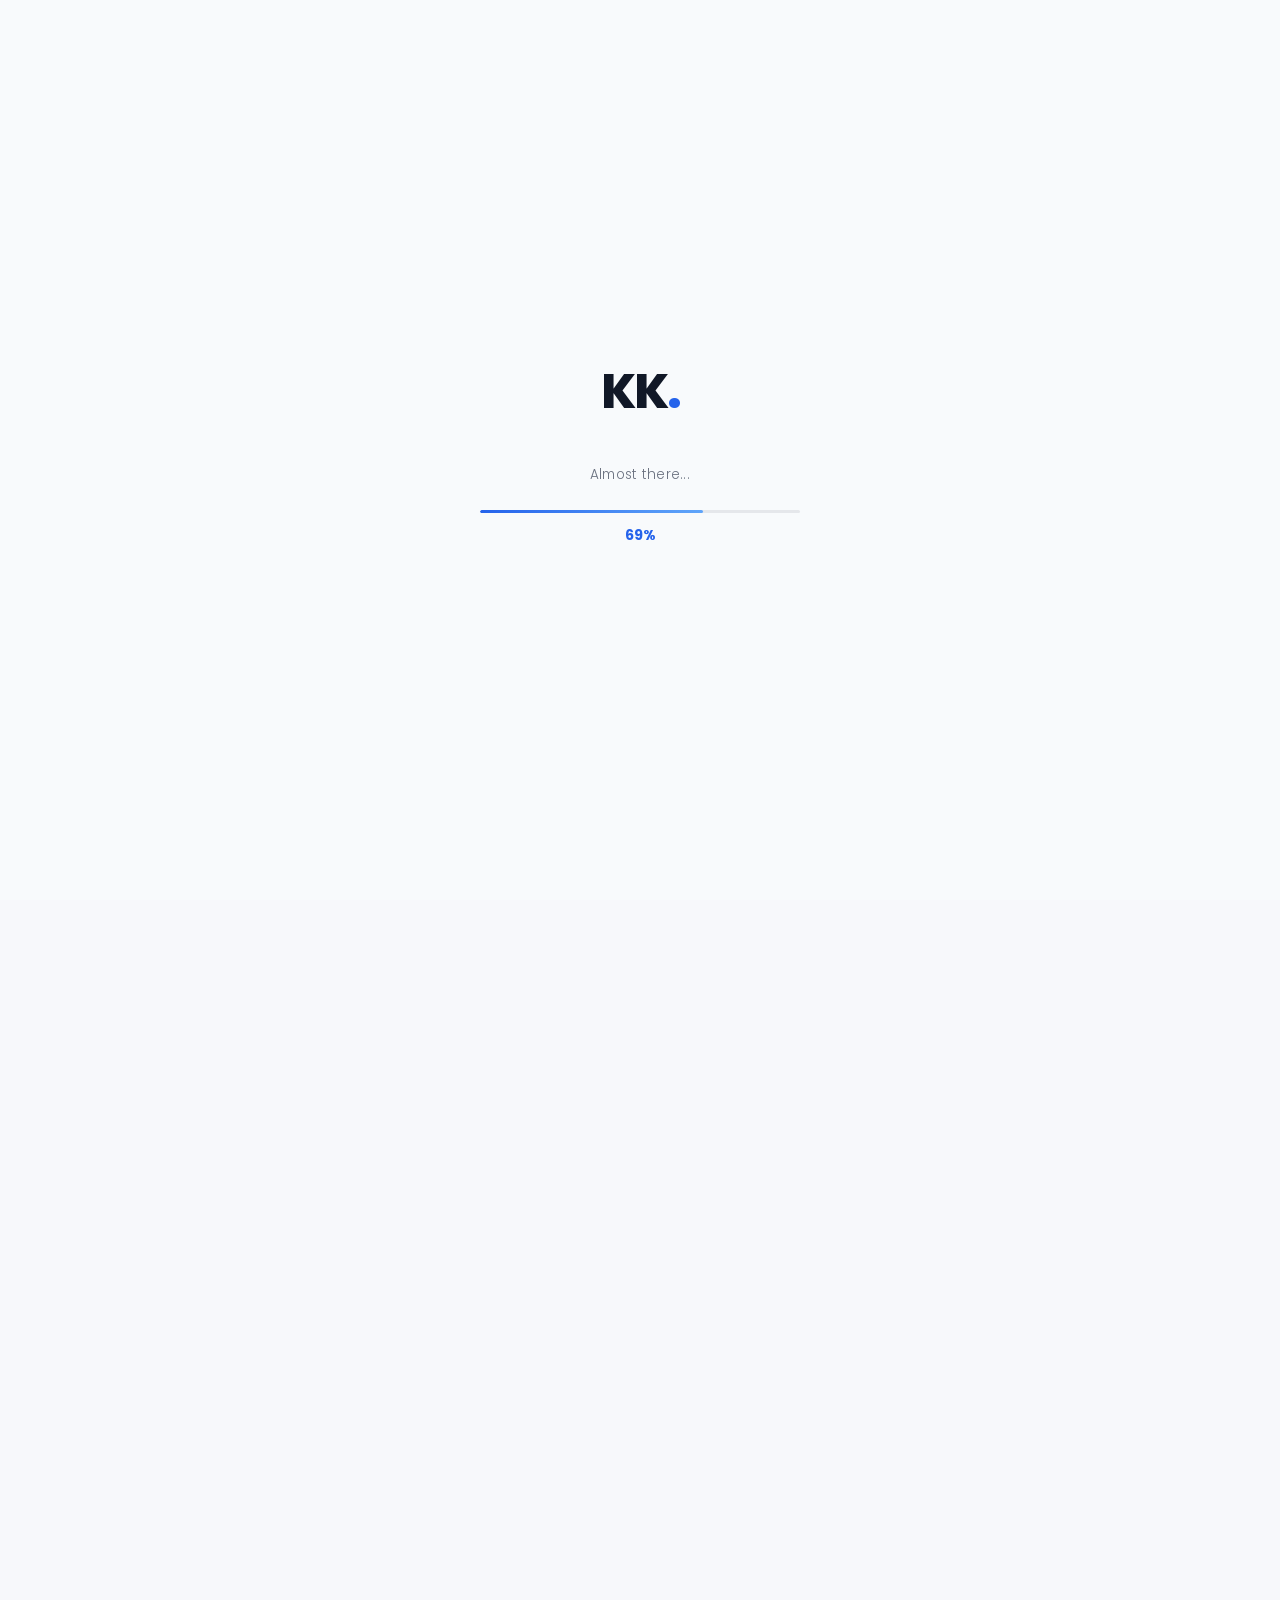
<file: index.html>
<!doctype html>
<html lang="en">
  <head>
    <meta charset="UTF-8" />
    <meta name="viewport" content="width=device-width, initial-scale=1.0" />
    <title>Portfolio | Kalpesh Kumar</title>
    <link rel="preconnect" href="https://fonts.googleapis.com" />
    <link rel="preconnect" href="https://fonts.gstatic.com" crossorigin />
    <link
      href="https://fonts.googleapis.com/css2?family=Poppins:wght@300;400;500;600;700&display=swap"
      rel="stylesheet"
    />
    <link rel="stylesheet" href="style.css" />
  </head>
  <body data-page="home">
    <div id="loader">
      <div class="loader-inner">
        <div class="loader-logo" data-brand-logo>
          KK<span class="dot">.</span>
        </div>
        <div class="loader-text">Building your experience...</div>
        <div class="loader-bar-wrap">
          <div class="loader-bar" id="loaderBar"></div>
        </div>
        <div class="loader-percent" id="loaderPercent">0%</div>
      </div>
    </div>

    <div id="site" class="hidden">
      <nav id="navbar">
        <div class="nav-inner">
          <div class="nav-logo" data-brand-logo>KK<span>.</span></div>
          <ul class="nav-links" id="navLinks"></ul>
          <button class="theme-toggle" id="themeToggle" type="button" aria-label="Switch to dark mode">
            <span class="theme-icon theme-sun">☀</span>
            <span class="theme-icon theme-moon">☾</span>
          </button>
          <button class="burger" id="burger" aria-label="menu">
            <span></span><span></span><span></span>
          </button>
        </div>
      </nav>

      <div class="mobile-menu" id="mobileMenu"></div>

      <section id="home" class="hero">
        <div class="hero-bg">
          <div class="blob blob1"></div>
          <div class="blob blob2"></div>
          <div class="blob blob3"></div>
        </div>
        <div class="hero-content">
          <div class="hero-badge reveal-up" style="--d: 0.1s">
            <span class="pulse-dot"></span>
            <span id="heroBadge"></span>
          </div>
          <h1 class="hero-name reveal-up" style="--d: 0.2s">
            <span id="heroIntro"></span>
            <span class="gradient-text" id="heroName"></span>
          </h1>
          <h2 class="hero-role reveal-up" style="--d: 0.35s">
            <span class="typed-wrap"
              ><span id="typed"></span><span class="cursor">|</span></span
            >
          </h2>
          <p class="hero-desc reveal-up" style="--d: 0.5s" id="heroDesc"></p>
          <div
            class="hero-actions reveal-up"
            style="--d: 0.65s"
            id="heroActions"
          ></div>
          <div
            class="hero-stats reveal-up"
            style="--d: 0.8s"
            id="heroStats"
          ></div>
        </div>
        <div class="scroll-indicator">
          <span>Scroll</span>
          <div class="scroll-line"></div>
        </div>
      </section>

      <section id="about" class="about section-pad">
        <div class="container">
          <div class="section-label" id="aboutLabel"></div>
          <div class="about-grid">
            <div class="about-left">
              <h2 class="section-title"><span id="aboutTitle"></span></h2>
              <div id="aboutParagraphs"></div>
              <div class="about-chips" id="aboutChips"></div>
              <a
                href="contact.html"
                class="btn-primary"
                style="display: inline-flex; margin-top: 1.5rem"
                >Let's Work Together
                <svg
                  width="16"
                  height="16"
                  viewBox="0 0 24 24"
                  fill="none"
                  stroke="currentColor"
                  stroke-width="2"
                >
                  <path d="M5 12h14M12 5l7 7-7 7" /></svg
              ></a>
            </div>
            <div class="about-right">
              <div class="about-card-wrap">
                <div class="about-img-card">
                  <div class="img-placeholder">
                    <svg
                      width="64"
                      height="64"
                      viewBox="0 0 24 24"
                      fill="none"
                      stroke="currentColor"
                      stroke-width="1.5"
                      opacity="0.4"
                    >
                      <path d="M20 21v-2a4 4 0 00-4-4H8a4 4 0 00-4 4v2" />
                      <circle cx="12" cy="7" r="4" />
                    </svg>
                    <p
                      style="font-size: 12px; opacity: 0.5; margin-top: 8px"
                      id="aboutPhotoLabel"
                    ></p>
                  </div>
                </div>
                <div class="floating-badge fb1" id="aboutBadgeOne"></div>
                <div class="floating-badge fb2" id="aboutBadgeTwo"></div>
              </div>
            </div>
          </div>
        </div>
      </section>

      <section id="skills" class="skills section-pad">
        <div class="container">
          <div class="section-label" id="skillsLabel"></div>
          <h2 class="section-title" id="skillsTitle"></h2>
          <p class="section-sub" id="skillsSubtitle"></p>
          <div class="skills-grid" id="skillsGrid"></div>
          <div class="tech-pills" id="techPills"></div>
        </div>
      </section>

      <section id="projects" class="projects section-pad">
        <div class="container">
          <div class="section-label" id="projectsLabel"></div>
          <h2 class="section-title" id="projectsTitle"></h2>
          <p class="section-sub" id="projectsSubtitle"></p>
          <div class="projects-grid" id="projectsGrid"></div>
        </div>
      </section>

      <section id="experience" class="experience section-pad">
        <div class="container">
          <div class="section-label" id="experienceLabel"></div>
          <h2 class="section-title" id="experienceTitle"></h2>
          <div class="timeline" id="timeline"></div>
        </div>
      </section>

      <section class="cta-section">
        <div class="container">
          <div class="cta-box">
            <div class="cta-blob"></div>
            <h2 id="ctaTitle"></h2>
            <p id="ctaDesc"></p>
            <a id="ctaButton" class="btn-white" href="contact.html"
              >Send a Message
              <svg
                width="16"
                height="16"
                viewBox="0 0 24 24"
                fill="none"
                stroke="currentColor"
                stroke-width="2"
              >
                <path d="M5 12h14M12 5l7 7-7 7" /></svg
            ></a>
          </div>
        </div>
      </section>

      <footer class="footer">
        <div class="container">
          <div class="footer-inner">
            <div class="footer-logo" data-brand-logo>KK<span>.</span></div>
            <div class="footer-links" id="footerLinks"></div>
            <div class="footer-social" id="footerSocial"></div>
          </div>
          <div class="footer-bottom">
            <p id="footerCopyright"></p>
          </div>
        </div>
      </footer>
    </div>

    <script src="data.js"></script>
    <script src="script.js"></script>
  </body>
</html>
</file>
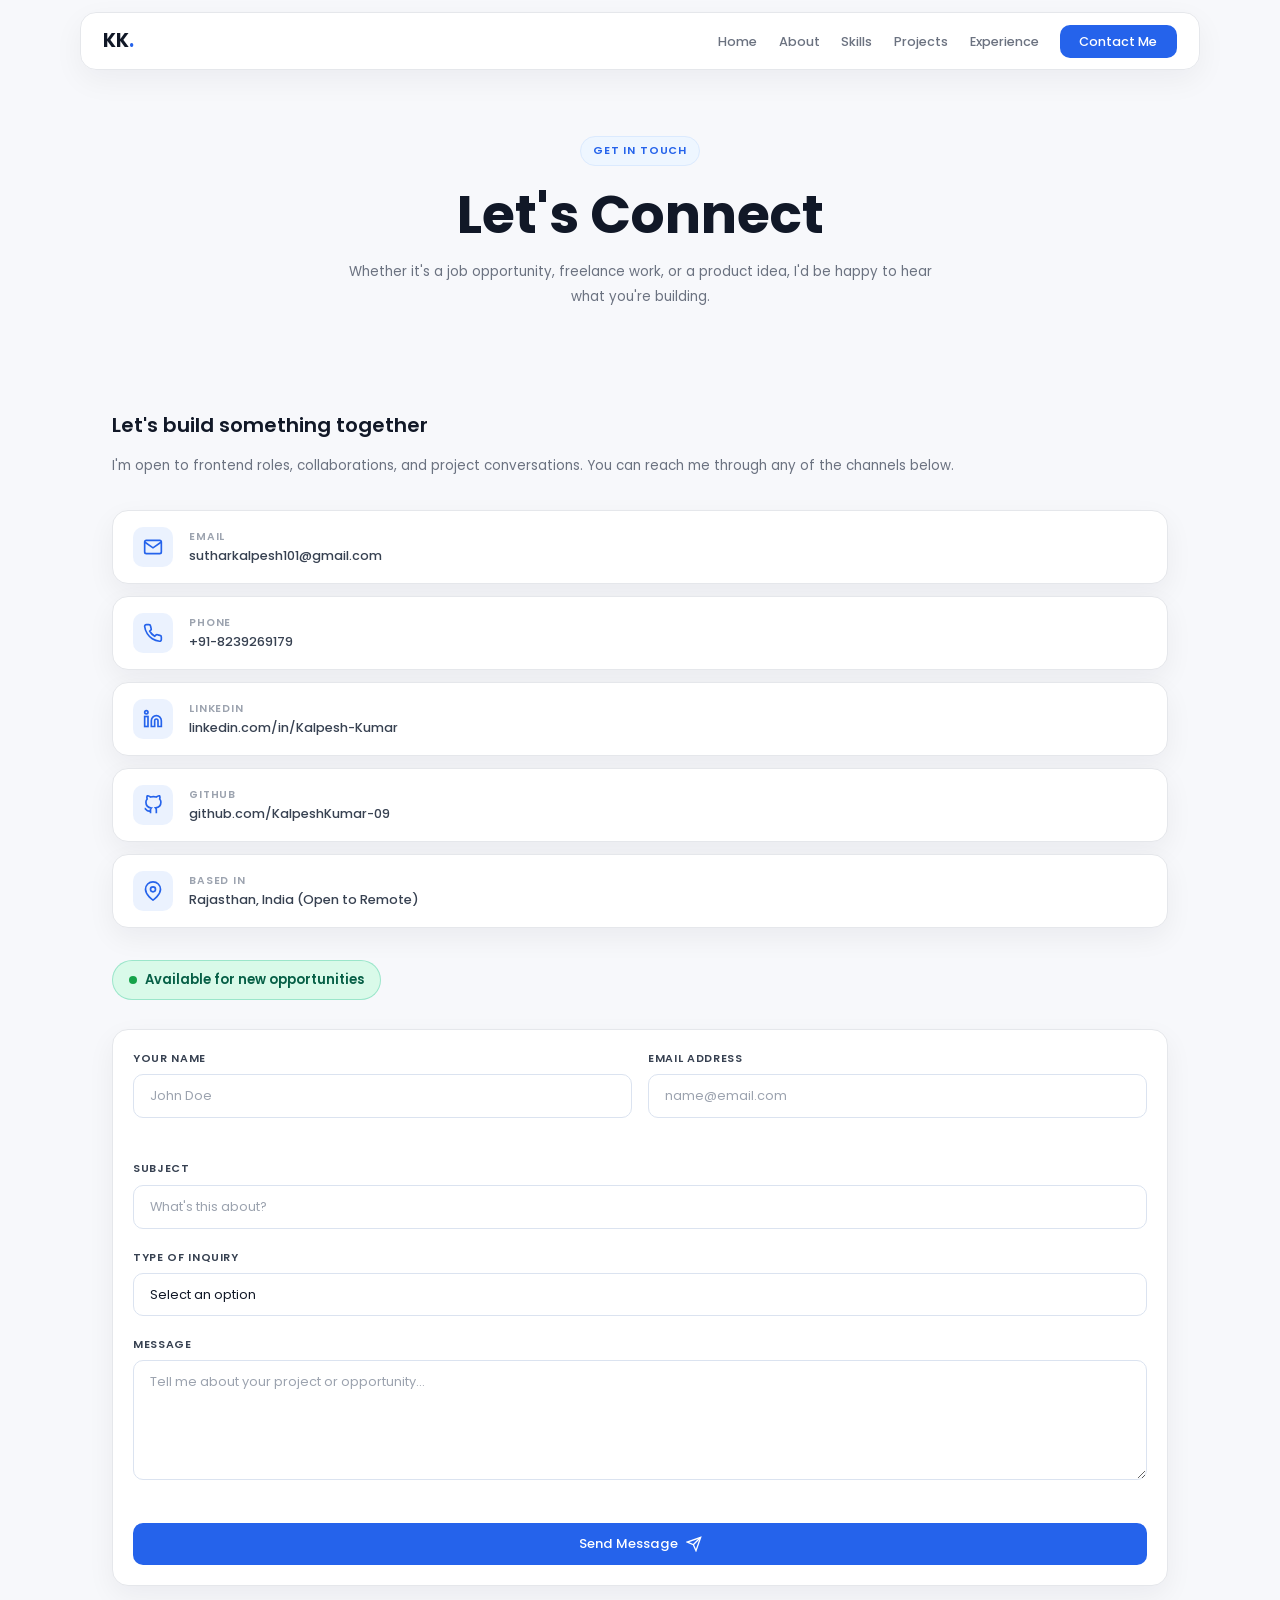
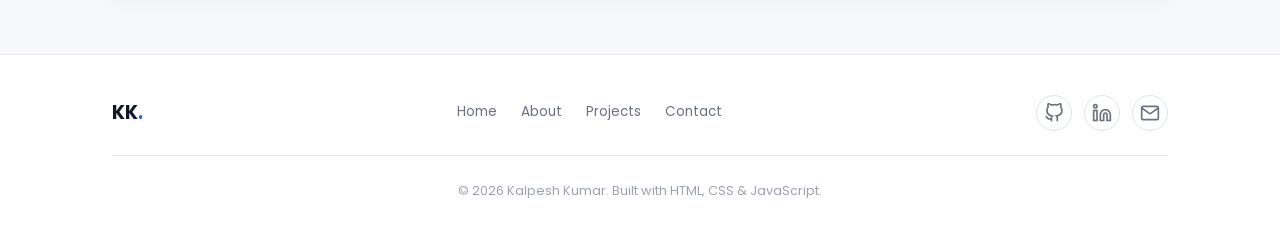
<file: contact.html>
<!DOCTYPE html>
<html lang="en">
<head>
<meta charset="UTF-8">
<meta name="viewport" content="width=device-width, initial-scale=1.0">
<title>Contact | Kalpesh Kumar</title>
<link rel="preconnect" href="https://fonts.googleapis.com">
<link rel="preconnect" href="https://fonts.gstatic.com" crossorigin>
<link href="https://fonts.googleapis.com/css2?family=Poppins:wght@300;400;500;600;700&display=swap" rel="stylesheet">
<link rel="stylesheet" href="style.css">
</head>
<body data-page="contact">

<div id="site" class="visible">
  <nav id="navbar">
    <div class="nav-inner">
      <div class="nav-logo" data-brand-logo>KK<span>.</span></div>
      <ul class="nav-links" id="navLinks"></ul>
      <button class="theme-toggle" id="themeToggle" type="button" aria-label="Switch to dark mode">
        <span class="theme-icon theme-sun">☀</span>
        <span class="theme-icon theme-moon">☾</span>
      </button>
      <button class="burger" id="burger" aria-label="menu">
        <span></span><span></span><span></span>
      </button>
    </div>
  </nav>

  <div class="mobile-menu" id="mobileMenu"></div>

  <section class="contact-hero">
    <div class="hero-bg">
      <div class="blob blob1"></div>
      <div class="blob blob2"></div>
    </div>
    <div class="container">
      <div class="contact-hero-inner">
        <div class="section-label reveal-up" style="--d:0.1s" id="contactLabel"></div>
        <h1 class="contact-h1 reveal-up" style="--d:0.2s" id="contactTitle"></h1>
        <p class="contact-hero-sub reveal-up" style="--d:0.3s" id="contactSubtitle"></p>
      </div>
    </div>
  </section>

  <section class="contact-section section-pad">
    <div class="container">
      <div class="contact-grid">
        <div class="contact-info reveal-up" style="--d:0.1s">
          <h2 class="contact-info-title" id="contactInfoTitle"></h2>
          <p class="contact-info-sub" id="contactInfoSubtitle"></p>
          <div class="contact-methods" id="contactMethods"></div>
          <div class="availability-badge">
            <span class="pulse-dot"></span>
            <span id="contactAvailability"></span>
          </div>
        </div>

        <div class="contact-form-wrap reveal-up" style="--d:0.25s">
          <form class="contact-form" id="contactForm" action="https://formsubmit.co/sutharkalpesh101@gmail.com" method="POST" novalidate>
            <input type="hidden" name="_subject" value="New portfolio contact message">
            <input type="hidden" name="_template" value="table">
            <input type="hidden" name="_captcha" value="false">
            <div class="form-row">
              <div class="form-group">
                <label for="name">Your Name</label>
                <input type="text" id="name" name="name" placeholder="John Doe" required>
                <span class="err-msg" id="nameErr"></span>
              </div>
              <div class="form-group">
                <label for="email">Email Address</label>
                <input type="email" id="email" name="email" placeholder="name@email.com" required>
                <span class="err-msg" id="emailErr"></span>
              </div>
            </div>
            <div class="form-group">
              <label for="subject">Subject</label>
              <input type="text" id="subject" name="subject" placeholder="What's this about?">
            </div>
            <div class="form-group">
              <label for="type">Type of Inquiry</label>
              <select id="type" name="type"></select>
            </div>
            <div class="form-group">
              <label for="message">Message</label>
              <textarea id="message" name="message" rows="5" placeholder="Tell me about your project or opportunity..." required></textarea>
              <span class="err-msg" id="messageErr"></span>
            </div>
            <button type="submit" class="btn-submit" id="submitBtn">
              <span id="btnText">Send Message</span>
              <svg width="16" height="16" viewBox="0 0 24 24" fill="none" stroke="currentColor" stroke-width="2" id="btnIcon"><line x1="22" y1="2" x2="11" y2="13"/><polygon points="22 2 15 22 11 13 2 9 22 2"/></svg>
              <span class="btn-loader" id="btnLoader" style="display:none"></span>
            </button>
          </form>

          <div class="form-success" id="formSuccess" style="display:none">
            <div class="success-icon">
              <svg width="32" height="32" viewBox="0 0 24 24" fill="none" stroke="currentColor" stroke-width="2"><path d="M22 11.08V12a10 10 0 11-5.93-9.14"/><polyline points="22 4 12 14.01 9 11.01"/></svg>
            </div>
            <h3 id="successTitle"></h3>
            <p id="successMessage"></p>
            <button onclick="resetForm()" class="btn-ghost" style="margin-top:1rem">Send Another</button>
          </div>
        </div>
      </div>
    </div>
  </section>

  <footer class="footer">
    <div class="container">
      <div class="footer-inner">
        <div class="footer-logo" data-brand-logo>KK<span>.</span></div>
        <div class="footer-links" id="footerLinks"></div>
        <div class="footer-social" id="footerSocial"></div>
      </div>
      <div class="footer-bottom">
        <p id="footerCopyright"></p>
      </div>
    </div>
  </footer>
</div>

<script src="data.js"></script>
<script src="script.js"></script>
</body>
</html>
</file>
<file: style.css>
/* ===========================
   ROOT & RESET
=========================== */
*, *::before, *::after { box-sizing: border-box; margin: 0; padding: 0; }

:root {
  --blue: #3b82f6;
  --blue-dark: #1d4ed8;
  --blue-deep: #163b76;
  --accent: #0ea5e9;
  --blue-light: #bfdbfe;
  --cyan-soft: #dff7ff;
  --sky: #e0f2fe;
  --white: #ffffff;
  --text: #111827;
  --text-2: #374151;
  --text-3: #6b7280;
  --text-4: #9ca3af;
  --border: rgba(59, 130, 246, 0.12);
  --border-2: rgba(59, 130, 246, 0.2);
  --bg-page: #eef6ff;
  --surface: rgba(255,255,255,0.88);
  --surface-strong: rgba(255,255,255,0.96);
  --nav-bg: rgba(255,255,255,0.78);
  --nav-border: rgba(255,255,255,0.7);
  --soft-shadow: 0 18px 45px rgba(18, 56, 120, 0.08);
  --card-shadow: 0 14px 32px rgba(18, 56, 120, 0.07);
  --hero-grad-1: #f8fbff;
  --hero-grad-2: #f7fbff;
  --field-bg: rgba(255,255,255,0.78);
  --radius: 14px;
  --radius-sm: 8px;
  --nav-h: 70px;
  --font-display: 'Poppins', sans-serif;
  --font-body: 'Poppins', sans-serif;
  --transition: 0.3s cubic-bezier(0.4, 0, 0.2, 1);
}

[data-theme="dark"] {
  --blue: #60a5fa;
  --blue-dark: #93c5fd;
  --blue-deep: #dbeafe;
  --accent: #22d3ee;
  --blue-light: rgba(96, 165, 250, 0.28);
  --white: #ffffff;
  --text: #eef6ff;
  --text-2: #d6e4f5;
  --text-3: #a8bad1;
  --text-4: #7d8fa8;
  --border: rgba(148, 163, 184, 0.18);
  --border-2: rgba(96, 165, 250, 0.24);
  --bg-page: #09111f;
  --surface: rgba(15, 23, 42, 0.78);
  --surface-strong: rgba(15, 23, 42, 0.94);
  --nav-bg: rgba(10, 18, 32, 0.78);
  --nav-border: rgba(148, 163, 184, 0.16);
  --soft-shadow: 0 22px 60px rgba(0, 0, 0, 0.32);
  --card-shadow: 0 16px 36px rgba(0, 0, 0, 0.28);
  --hero-grad-1: #08111f;
  --hero-grad-2: #0d1728;
  --field-bg: rgba(15, 23, 42, 0.82);
}

html { scroll-behavior: smooth; }

body {
  font-family: var(--font-body);
  background:
    radial-gradient(circle at top left, rgba(191, 219, 254, 0.75), transparent 30%),
    radial-gradient(circle at 80% 20%, rgba(34, 211, 238, 0.16), transparent 22%),
    linear-gradient(180deg, var(--hero-grad-1) 0%, var(--bg-page) 45%, var(--hero-grad-2) 100%);
  color: var(--text);
  overflow-x: hidden;
  line-height: 1.7;
  transition: background var(--transition), color var(--transition);
}

a { text-decoration: none; color: inherit; }
ul { list-style: none; }
img { max-width: 100%; display: block; }

/* ===========================
   LOADER
=========================== */
#loader {
  position: fixed;
  inset: 0;
  background: var(--hero-grad-1);
  display: flex;
  align-items: center;
  justify-content: center;
  z-index: 9999;
  transition: opacity 0.6s ease, transform 0.7s cubic-bezier(0.76, 0, 0.24, 1);
}

#loader.slide-out {
  transform: translateY(-100%);
  opacity: 0;
}

.loader-inner {
  text-align: center;
  width: 320px;
}

.loader-logo {
  font-family: var(--font-display);
  font-size: 3rem;
  font-weight: 800;
  color: var(--text);
  margin-bottom: 2rem;
  letter-spacing: -2px;
  animation: logoFloat 2s ease-in-out infinite;
}

.loader-logo .dot { color: var(--blue); }

@keyframes logoFloat {
  0%, 100% { transform: translateY(0); }
  50% { transform: translateY(-6px); }
}

.loader-text {
  font-size: 0.85rem;
  color: var(--text-3);
  margin-bottom: 1.5rem;
  font-weight: 300;
  letter-spacing: 0.02em;
}

.loader-bar-wrap {
  width: 100%;
  height: 3px;
  background: #e5e7eb;
  border-radius: 99px;
  overflow: hidden;
  margin-bottom: 0.75rem;
}

.loader-bar {
  height: 100%;
  width: 0%;
  background: linear-gradient(90deg, var(--blue), #60a5fa);
  border-radius: 99px;
  transition: width 0.1s ease;
}

.loader-percent {
  font-family: var(--font-display);
  font-size: 0.85rem;
  font-weight: 700;
  color: var(--blue);
}

/* ===========================
   SITE WRAPPER
=========================== */
#site { min-height: 100vh; }
#site.hidden { opacity: 0; visibility: hidden; }
#site.visible { opacity: 1; visibility: visible; }

/* ===========================
   NAVBAR
=========================== */
#navbar {
  position: fixed;
  top: 0;
  left: 0;
  right: 0;
  z-index: 100;
  background: transparent;
  padding: 8px 0;
  transition: box-shadow var(--transition), border-color var(--transition);
}

#navbar.scrolled {
  background: transparent;
  box-shadow: none;
}

.nav-inner {
  max-width: 1200px;
  margin: 0 auto;
  padding: 0 2rem;
  height: calc(var(--nav-h) - 16px);
  display: flex;
  align-items: center;
  justify-content: space-between;
  border: 1px solid var(--nav-border);
  border-radius: 999px;
  background: var(--nav-bg);
  box-shadow: var(--soft-shadow);
  backdrop-filter: blur(18px);
  -webkit-backdrop-filter: blur(18px);
}

.nav-logo {
  font-family: var(--font-display);
  font-size: 1.5rem;
  font-weight: 800;
  letter-spacing: -1px;
  color: var(--text);
}

.nav-logo span { color: var(--blue); }

.nav-links {
  display: flex;
  align-items: center;
  gap: 2rem;
}

.nav-links a {
  font-size: 0.9rem;
  font-weight: 500;
  color: var(--text-2);
  transition: color var(--transition);
  position: relative;
}

.nav-links a::after {
  content: '';
  position: absolute;
  bottom: -3px; left: 0;
  width: 0; height: 2px;
  background: var(--blue);
  border-radius: 99px;
  transition: width var(--transition);
}

.nav-links a:hover,
.nav-links a.active-nav { color: var(--blue-deep); }
.nav-links a:hover::after { width: 100%; }

.nav-cta {
  background: linear-gradient(135deg, var(--text), var(--blue-deep)) !important;
  color: var(--white) !important;
  padding: 0.5rem 1.2rem;
  border-radius: 99px;
  font-size: 0.85rem;
  font-weight: 500;
  box-shadow: 0 10px 24px rgba(29, 78, 216, 0.22);
  transition: transform var(--transition), box-shadow var(--transition) !important;
}

.nav-cta::after { display: none !important; }
.nav-cta:hover { transform: translateY(-1px); box-shadow: 0 14px 30px rgba(29, 78, 216, 0.3); }
.active-link { background: linear-gradient(135deg, var(--blue), #0ea5e9) !important; }

.theme-toggle {
  width: 42px;
  height: 42px;
  border: 1px solid var(--border-2);
  border-radius: 50%;
  background: var(--surface);
  color: var(--text);
  display: inline-grid;
  place-items: center;
  cursor: pointer;
  position: relative;
  overflow: hidden;
  transition: transform var(--transition), border-color var(--transition), background var(--transition);
}

.theme-toggle:hover {
  transform: translateY(-1px);
  border-color: var(--blue);
}

.theme-icon {
  position: absolute;
  font-size: 1rem;
  transition: transform var(--transition), opacity var(--transition);
}

.theme-moon { opacity: 0; transform: translateY(18px); }
[data-theme="dark"] .theme-sun { opacity: 0; transform: translateY(-18px); }
[data-theme="dark"] .theme-moon { opacity: 1; transform: translateY(0); }

.burger {
  display: none;
  flex-direction: column;
  gap: 5px;
  background: none;
  border: none;
  cursor: pointer;
  padding: 4px;
}

.burger span {
  display: block;
  width: 24px;
  height: 2px;
  background: var(--text);
  border-radius: 2px;
  transition: var(--transition);
}

/* Mobile menu */
.mobile-menu {
  position: fixed;
  top: var(--nav-h);
  left: 0; right: 0;
  display: none;
  flex-direction: column;
  padding: 1.5rem 2rem;
  gap: 1rem;
  z-index: 99;
  transform: translateY(-110%);
  opacity: 0;
  visibility: hidden;
  pointer-events: none;
  background: var(--surface-strong);
  transition: transform 0.4s cubic-bezier(0.76, 0, 0.24, 1), opacity 0.3s ease;
  border-bottom: 1px solid var(--border);
}

.mobile-menu.open {
  transform: translateY(0);
  opacity: 1;
  visibility: visible;
  pointer-events: auto;
}
.mobile-menu a { font-size: 1rem; font-weight: 500; color: var(--text-2); padding: 0.5rem 0; border-bottom: 1px solid var(--border); }

/* ===========================
   CONTAINER
=========================== */
.container { max-width: 1100px; margin: 0 auto; padding: 0 2rem; }
.section-pad { padding: 6rem 0; }

.section-label {
  display: inline-block;
  font-size: 0.75rem;
  font-weight: 600;
  text-transform: uppercase;
  letter-spacing: 0.12em;
  color: var(--blue);
  background: rgba(59, 130, 246, 0.1);
  border: 1px solid rgba(59, 130, 246, 0.2);
  padding: 0.35rem 0.9rem;
  border-radius: 99px;
  margin-bottom: 1.25rem;
}

.section-title {
  font-family: var(--font-display);
  font-size: clamp(1.8rem, 4vw, 2.5rem);
  font-weight: 700;
  line-height: 1.2;
  color: var(--text);
  margin-bottom: 0.75rem;
}

.section-sub {
  font-size: 1rem;
  color: var(--text-3);
  margin-bottom: 3rem;
  max-width: 500px;
}

.gradient-text {
  background: linear-gradient(135deg, var(--blue), #06b6d4);
  -webkit-background-clip: text;
  -webkit-text-fill-color: transparent;
  background-clip: text;
}

/* ===========================
   HERO
=========================== */
.hero {
  min-height: 100vh;
  display: grid;
  grid-template-columns: 1fr 1fr;
  align-items: center;
  padding: calc(var(--nav-h) + 3rem) 2rem 3rem;
  max-width: 1200px;
  margin: 0 auto;
  position: relative;
  gap: 3rem;
}

.hero-bg {
  position: absolute;
  inset: 0;
  z-index: -1;
  overflow: hidden;
  pointer-events: none;
}

.blob {
  position: absolute;
  border-radius: 50%;
  filter: blur(48px);
  opacity: 0.28;
}

.blob1 {
  width: 420px; height: 420px;
  background: radial-gradient(circle, #bfdbfe, #e0f2fe);
  top: -100px; right: -100px;
  animation: blobMove1 20s ease-in-out infinite;
}

.blob2 {
  width: 320px; height: 320px;
  background: radial-gradient(circle, #dbeafe, #ede9fe);
  bottom: 0; left: -100px;
  animation: blobMove2 24s ease-in-out infinite;
}

.blob3 {
  width: 220px; height: 220px;
  background: radial-gradient(circle, #e0f7fa, #b2ebf2);
  top: 50%; left: 40%;
  animation: blobMove3 28s ease-in-out infinite;
}

@keyframes blobMove1 { 0%,100%{transform:translate(0,0) scale(1)} 50%{transform:translate(-16px,18px) scale(1.03)} }
@keyframes blobMove2 { 0%,100%{transform:translate(0,0) scale(1)} 50%{transform:translate(20px,-14px) scale(1.04)} }
@keyframes blobMove3 { 0%,100%{transform:translate(0,0)} 50%{transform:translate(-12px,12px)} }

.hero-content { position: relative; }

.hero-badge {
  display: inline-flex;
  align-items: center;
  gap: 8px;
  font-size: 0.8rem;
  font-weight: 500;
  color: var(--text-2);
  background: var(--surface);
  border: 1px solid var(--border-2);
  border-radius: 99px;
  padding: 0.4rem 1rem;
  margin-bottom: 1.5rem;
}

.pulse-dot {
  width: 8px; height: 8px;
  border-radius: 50%;
  background: #10b981;
  animation: pulse 2s ease-in-out infinite;
  flex-shrink: 0;
}

@keyframes pulse {
  0%,100% { box-shadow: 0 0 0 0 rgba(16, 185, 129, 0.5); }
  50% { box-shadow: 0 0 0 6px rgba(16, 185, 129, 0); }
}

.hero-name {
  font-family: var(--font-display);
  font-size: clamp(2.2rem, 5vw, 3.5rem);
  font-weight: 800;
  line-height: 1.1;
  color: var(--text);
  margin-bottom: 0.5rem;
  letter-spacing: -1px;
}

.hero-role {
  font-family: var(--font-display);
  font-size: clamp(1.4rem, 3vw, 2rem);
  font-weight: 600;
  color: var(--text-3);
  margin-bottom: 1.5rem;
  min-height: 2.5rem;
}

.typed-wrap { display: inline-flex; align-items: center; gap: 2px; }
.cursor { animation: blink 0.8s step-end infinite; color: var(--blue); font-weight: 300; }
@keyframes blink { 0%,100%{opacity:1} 50%{opacity:0} }

.hero-desc {
  font-size: 1rem;
  color: var(--text-3);
  line-height: 1.8;
  max-width: 460px;
  margin-bottom: 2rem;
}

.hero-actions { display: flex; gap: 1rem; flex-wrap: wrap; margin-bottom: 2.5rem; }

.btn-primary {
  display: inline-flex;
  align-items: center;
  gap: 8px;
  background: linear-gradient(135deg, #0f172a, var(--blue));
  color: var(--white);
  padding: 0.75rem 1.5rem;
  border-radius: 99px;
  font-weight: 500;
  font-size: 0.9rem;
  transition: background var(--transition), transform var(--transition), box-shadow var(--transition);
}

.btn-primary:hover {
  transform: translateY(-2px);
  box-shadow: 0 10px 24px rgba(22, 59, 118, 0.24);
}

.btn-ghost {
  display: inline-flex;
  align-items: center;
  gap: 8px;
  background: var(--surface);
  color: var(--text-2);
  padding: 0.75rem 1.5rem;
  border-radius: 99px;
  font-weight: 500;
  font-size: 0.9rem;
  border: 1px solid var(--border-2);
  transition: background var(--transition), transform var(--transition), border-color var(--transition);
}

.btn-ghost:hover {
  background: var(--white);
  border-color: var(--blue);
  transform: translateY(-2px);
}

.hero-stats { display: flex; align-items: center; gap: 1.5rem; }
.stat { display: flex; flex-direction: column; }
.stat-n { font-family: var(--font-display); font-size: 1.5rem; font-weight: 700; color: var(--text); line-height: 1; }
.stat-l { font-size: 0.75rem; color: var(--text-3); margin-top: 3px; }
.stat-div { width: 1px; height: 36px; background: var(--border-2); }

/* Hero visual */
.hero-visual { display: flex; justify-content: center; align-items: center; }

.hero-card {
  background: var(--surface-strong);
  border: 1px solid rgba(255,255,255,0.8);
  border-radius: 24px;
  overflow: hidden;
  width: 100%;
  max-width: 380px;
  box-shadow: var(--soft-shadow);
}

.hc-header {
  background: linear-gradient(135deg, #122033, #1e3a5f);
  padding: 0.75rem 1rem;
  display: flex;
  align-items: center;
  gap: 6px;
}

.hc-dot { width: 10px; height: 10px; border-radius: 50%; }
.hc-dot.red { background: #ef4444; }
.hc-dot.yellow { background: #f59e0b; }
.hc-dot.green { background: #10b981; }

.hc-title {
  font-family: var(--font-body);
  font-size: 0.75rem;
  color: #94a3b8;
  margin-left: auto;
}

.hc-code {
  background: #0f172a;
  padding: 1.25rem 1.25rem;
  font-family: monospace;
  font-size: 0.82rem;
  line-height: 2;
}

.code-line { color: #e2e8f0; }
.code-line.pad { padding-left: 1rem; }
.code-line.pad2 { padding-left: 2rem; }
.code-line.pad3 { padding-left: 3rem; }
.c-kw { color: #c084fc; }
.c-fn { color: #60a5fa; }
.c-tag { color: #f87171; }
.c-attr { color: #86efac; }
.c-str { color: #94a3b8; font-style: italic; }

.hc-footer {
  background: var(--surface-strong);
  padding: 0.75rem 1rem;
  display: flex;
  gap: 6px;
}

.hc-tag {
  font-size: 0.7rem;
  font-weight: 600;
  color: var(--blue-dark);
  background: rgba(59, 130, 246, 0.1);
  border: 1px solid rgba(59, 130, 246, 0.2);
  border-radius: 99px;
  padding: 0.2rem 0.65rem;
}

/* Scroll indicator */
.scroll-indicator {
  position: absolute;
  bottom: 2rem;
  left: 2rem;
  display: flex;
  align-items: center;
  gap: 0.75rem;
  font-size: 0.7rem;
  text-transform: uppercase;
  letter-spacing: 0.12em;
  color: var(--text-4);
}

.scroll-line {
  width: 40px;
  height: 1px;
  background: var(--text-4);
  position: relative;
  overflow: hidden;
}

.scroll-line::after {
  content: '';
  position: absolute;
  top: 0; left: -100%;
  width: 100%; height: 100%;
  background: var(--blue);
  animation: scrollLine 2s ease-in-out infinite;
}

@keyframes scrollLine { 0%{left:-100%} 100%{left:100%} }

/* ===========================
   ABOUT
=========================== */
.about { background: linear-gradient(180deg, rgba(255,255,255,0.44), rgba(255,255,255,0.58)); }
[data-theme="dark"] .about,
[data-theme="dark"] .projects,
[data-theme="dark"] .contact-section { background: rgba(8, 17, 31, 0.38); }

.about-grid {
  display: grid;
  grid-template-columns: 1fr 1fr;
  gap: 4rem;
  align-items: center;
}

.about-text { color: var(--text-3); margin-bottom: 1rem; line-height: 1.8; }

.about-chips { display: flex; flex-wrap: wrap; gap: 0.6rem; margin-top: 1.5rem; }

.chip {
  display: inline-flex;
  align-items: center;
  gap: 6px;
  font-size: 0.8rem;
  color: var(--text-2);
  background: var(--surface);
  border: 1px solid var(--border-2);
  border-radius: 99px;
  padding: 0.35rem 0.85rem;
}

.about-card-wrap { position: relative; display: flex; justify-content: center; }

.about-img-card {
  width: 280px;
  height: 320px;
  background:
    radial-gradient(circle at top, rgba(255,255,255,0.9), transparent 45%),
    linear-gradient(145deg, #dbeafe, #eef8ff);
  border-radius: 28px;
  border: 1px solid rgba(255,255,255,0.75);
  display: flex;
  align-items: center;
  justify-content: center;
  position: relative;
  box-shadow: 0 18px 40px rgba(59, 130, 246, 0.12);
}

.img-placeholder {
  display: flex;
  flex-direction: column;
  align-items: center;
  color: var(--text-3);
}

.floating-badge {
  position: absolute;
  background: rgba(255,255,255,0.94);
  border: 1px solid var(--border-2);
  border-radius: 99px;
  padding: 0.5rem 1rem;
  font-size: 0.78rem;
  font-weight: 600;
  color: var(--text-2);
  display: flex;
  align-items: center;
  gap: 6px;
  box-shadow: 0 4px 16px rgba(59, 130, 246, 0.08);
}

.fb1 { top: 20px; right: -20px; }
.fb2 { bottom: 30px; left: -20px; }

/* ===========================
   SKILLS
=========================== */
.skills-grid {
  display: grid;
  grid-template-columns: 1fr 1fr;
  gap: 2rem;
  margin-bottom: 3rem;
}

.skill-cat {
  background: var(--surface);
  border: 1px solid var(--border);
  border-radius: var(--radius);
  padding: 1.75rem;
  box-shadow: var(--card-shadow);
}

.skill-cat-title {
  font-family: var(--font-display);
  font-weight: 700;
  font-size: 1rem;
  color: var(--text);
  margin-bottom: 1.5rem;
  display: flex;
  align-items: center;
  gap: 8px;
}

.cat-icon { font-size: 1.2rem; }

.skill-items { display: flex; flex-direction: column; gap: 1rem; }

.skill-item {}
.si-top { display: flex; justify-content: space-between; font-size: 0.85rem; color: var(--text-2); margin-bottom: 6px; }
.si-pct { color: var(--blue); font-weight: 600; font-size: 0.78rem; }

.si-bar {
  width: 100%;
  height: 5px;
  background: rgba(59, 130, 246, 0.1);
  border-radius: 99px;
  overflow: hidden;
}

.si-fill {
  height: 100%;
  width: 0%;
  background: linear-gradient(90deg, var(--blue), #60a5fa);
  border-radius: 99px;
  transition: width 1.2s cubic-bezier(0.4, 0, 0.2, 1);
}

.tech-pills { display: flex; flex-wrap: wrap; gap: 0.6rem; }

.tech-pill {
  font-size: 0.82rem;
  font-weight: 500;
  color: var(--blue-dark);
  background: rgba(219, 234, 254, 0.6);
  border: 1px solid rgba(59, 130, 246, 0.2);
  border-radius: 99px;
  padding: 0.4rem 1rem;
  transition: background var(--transition), transform var(--transition);
  cursor: default;
}

.tech-pill:hover {
  background: rgba(59, 130, 246, 0.15);
  transform: translateY(-2px);
}

/* ===========================
   PROJECTS
=========================== */
.projects { background: linear-gradient(180deg, rgba(255,255,255,0.32), rgba(255,255,255,0.54)); }

.projects-grid {
  display: grid;
  grid-template-columns: 1fr 1fr;
  gap: 1.5rem;
}

.proj-card {
  background: var(--surface);
  border: 1px solid var(--border);
  border-radius: var(--radius);
  overflow: hidden;
  transition: transform var(--transition), box-shadow var(--transition);
  box-shadow: var(--card-shadow);
}

.proj-card:hover { transform: translateY(-4px); box-shadow: 0 16px 48px rgba(59, 130, 246, 0.12); }

.proj-card.featured {
  grid-column: span 2;
  display: grid;
  grid-template-columns: 1fr 1fr;
}

.proj-img {
  height: 200px;
  background:
    radial-gradient(circle at top, rgba(255,255,255,0.72), transparent 45%),
    linear-gradient(145deg, #dbeafe, #edf7ff);
  display: flex;
  align-items: center;
  justify-content: center;
  position: relative;
  overflow: hidden;
}

.proj-card.featured .proj-img { height: 100%; min-height: 240px; }

.proj-img-inner { transition: transform var(--transition); }
.proj-card:hover .proj-img-inner { transform: scale(0.9); }

.proj-overlay {
  position: absolute;
  inset: 0;
  background: rgba(30, 41, 59, 0.85);
  display: flex;
  align-items: center;
  justify-content: center;
  gap: 1rem;
  opacity: 0;
  transition: opacity var(--transition);
}

.proj-card:hover .proj-overlay { opacity: 1; }

.proj-link-btn {
  display: inline-flex;
  align-items: center;
  gap: 6px;
  background: rgba(255,255,255,0.15);
  color: var(--white);
  border: 1px solid rgba(255,255,255,0.3);
  border-radius: 99px;
  padding: 0.5rem 1rem;
  font-size: 0.8rem;
  font-weight: 500;
  transition: background var(--transition);
}

.proj-link-btn:hover { background: rgba(59, 130, 246, 0.5); }

.proj-info { padding: 1.5rem; }
.proj-badge { font-size: 0.7rem; font-weight: 700; text-transform: uppercase; letter-spacing: 0.1em; color: var(--blue); background: rgba(59, 130, 246, 0.1); border-radius: 99px; padding: 0.2rem 0.7rem; display: inline-block; margin-bottom: 0.75rem; }
.proj-title { font-family: var(--font-display); font-size: 1.15rem; font-weight: 700; color: var(--text); margin-bottom: 0.5rem; }
.proj-desc { font-size: 0.875rem; color: var(--text-3); line-height: 1.6; margin-bottom: 1rem; }

.proj-tags { display: flex; flex-wrap: wrap; gap: 0.4rem; }
.proj-tags span { font-size: 0.72rem; font-weight: 600; color: var(--text-3); background: var(--bg-page); border: 1px solid var(--border-2); border-radius: 99px; padding: 0.25rem 0.65rem; }

/* ===========================
   EXPERIENCE / TIMELINE
=========================== */
.timeline { position: relative; padding-left: 2rem; }

.timeline::before {
  content: '';
  position: absolute;
  left: 8px; top: 0; bottom: 0;
  width: 1px;
  background: linear-gradient(180deg, var(--blue), transparent);
}

.tl-item {
  position: relative;
  padding-bottom: 2.5rem;
}

.tl-item:last-child { padding-bottom: 0; }

.tl-dot {
  position: absolute;
  left: -2rem;
  top: 6px;
  width: 16px; height: 16px;
  border-radius: 50%;
  background: var(--white);
  border: 3px solid var(--blue);
  box-shadow: 0 0 0 4px rgba(59, 130, 246, 0.12);
  transition: transform var(--transition);
}

.tl-item:hover .tl-dot { transform: scale(1.3); }

.tl-card {
  background: var(--surface);
  border: 1px solid var(--border);
  border-radius: var(--radius);
  padding: 1.5rem;
  transition: transform var(--transition), box-shadow var(--transition);
  box-shadow: var(--card-shadow);
}

.tl-item:hover .tl-card {
  transform: translateX(6px);
  box-shadow: 0 8px 24px rgba(59, 130, 246, 0.08);
}

.tl-date { font-size: 0.75rem; font-weight: 600; color: var(--blue); text-transform: uppercase; letter-spacing: 0.08em; margin-bottom: 0.5rem; }
.tl-title { font-family: var(--font-display); font-size: 1.1rem; font-weight: 700; color: var(--text); margin-bottom: 0.25rem; }
.tl-company { font-size: 0.85rem; color: var(--text-3); margin-bottom: 0.75rem; }
.tl-desc { font-size: 0.875rem; color: var(--text-3); line-height: 1.7; margin-bottom: 1rem; }
.tl-tags { display: flex; flex-wrap: wrap; gap: 0.4rem; }
.tl-tags span { font-size: 0.72rem; font-weight: 600; color: var(--blue-dark); background: rgba(219, 234, 254, 0.6); border-radius: 99px; padding: 0.25rem 0.65rem; }

/* ===========================
   CTA SECTION
=========================== */
.cta-section { padding: 5rem 0 4.5rem; }

.cta-box {
  display: flex;
  flex-direction: column;
  align-items: flex-start;
  background:
    radial-gradient(circle at 12% 18%, rgba(255,255,255,0.2), transparent 22%),
    radial-gradient(circle at 85% 22%, rgba(125, 211, 252, 0.18), transparent 20%),
    linear-gradient(135deg, #0f2748 0%, #153d78 42%, #0284c7 100%);
  border: 1px solid rgba(255,255,255,0.18);
  border-radius: 32px;
  padding: 4.25rem 4rem;
  position: relative;
  overflow: hidden;
  isolation: isolate;
  box-shadow:
    0 28px 70px rgba(13, 58, 124, 0.22),
    inset 0 1px 0 rgba(255,255,255,0.18);
}

.cta-box::before {
  content: 'AVAILABLE FOR OPPORTUNITIES';
  display: inline-flex;
  align-items: center;
  width: fit-content;
  margin-bottom: 1.15rem;
  padding: 0.45rem 0.9rem;
  border-radius: 999px;
  border: 1px solid rgba(255,255,255,0.18);
  background: rgba(255,255,255,0.08);
  color: rgba(255,255,255,0.88);
  font-size: 0.72rem;
  font-weight: 700;
  letter-spacing: 0.12em;
}

.cta-box::after {
  content: '';
  position: absolute;
  inset: auto -80px -120px auto;
  width: 280px;
  height: 280px;
  border-radius: 50%;
  background: radial-gradient(circle, rgba(255,255,255,0.16), transparent 68%);
  z-index: -1;
}

.cta-blob {
  position: absolute;
  width: 420px; height: 420px;
  background: radial-gradient(circle, rgba(255,255,255,0.11), transparent 68%);
  border-radius: 50%;
  top: -140px; right: -120px;
  pointer-events: none;
}

.cta-box h2 {
  font-family: var(--font-display);
  font-size: clamp(2rem, 4.5vw, 3rem);
  font-weight: 800;
  color: var(--white);
  line-height: 1.08;
  letter-spacing: -0.03em;
  max-width: 11ch;
  margin-bottom: 1rem;
}

.cta-box p {
  font-size: 1.02rem;
  color: rgba(255,255,255,0.8);
  line-height: 1.85;
  margin-bottom: 2rem;
  max-width: 560px;
}

.btn-white {
  display: inline-flex;
  align-items: center;
  gap: 8px;
  background: linear-gradient(180deg, #ffffff 0%, #eef7ff 100%);
  color: #10315d;
  padding: 0.95rem 1.9rem;
  border-radius: 99px;
  font-weight: 700;
  font-size: 0.9rem;
  border: 1px solid rgba(255,255,255,0.88);
  box-shadow:
    0 14px 28px rgba(7, 30, 62, 0.2),
    inset 0 1px 0 rgba(255,255,255,0.95);
  transition: transform var(--transition), box-shadow var(--transition), background var(--transition);
}

.btn-white:hover {
  transform: translateY(-3px);
  background: linear-gradient(180deg, #ffffff 0%, #dff1ff 100%);
  box-shadow:
    0 18px 36px rgba(7, 30, 62, 0.24),
    inset 0 1px 0 rgba(255,255,255,0.95);
}

/* ===========================
   FOOTER
=========================== */
.footer {
  background: var(--surface);
  border-top: 1px solid var(--border);
  padding: 2.5rem 0 1.5rem;
}

.footer-inner {
  display: flex;
  align-items: center;
  justify-content: space-between;
  flex-wrap: wrap;
  gap: 1rem;
  padding-bottom: 1.5rem;
  border-bottom: 1px solid var(--border);
  margin-bottom: 1.5rem;
}

.footer-logo { font-family: var(--font-display); font-size: 1.25rem; font-weight: 800; color: var(--text); }
.footer-logo span { color: var(--blue); }

.footer-links { display: flex; gap: 1.5rem; }
.footer-links a { font-size: 0.85rem; color: var(--text-3); transition: color var(--transition); }
.footer-links a:hover { color: var(--blue); }

.footer-social { display: flex; gap: 0.75rem; }
.social-icon {
  width: 36px; height: 36px;
  border-radius: 50%;
  display: flex; align-items: center; justify-content: center;
  color: var(--text-3);
  border: 1px solid var(--border-2);
  background: rgba(255,255,255,0.6);
  transition: color var(--transition), border-color var(--transition), transform var(--transition);
}
.social-icon:hover { color: var(--blue); border-color: var(--blue); transform: translateY(-2px); }

.footer-bottom p { font-size: 0.8rem; color: var(--text-4); text-align: center; }

/* ===========================
   CONTACT PAGE
=========================== */
.contact-hero {
  padding: calc(var(--nav-h) + 4rem) 0 3rem;
  position: relative;
}

.contact-hero-inner { text-align: center; max-width: 600px; margin: 0 auto; }
.contact-h1 { font-family: var(--font-display); font-size: clamp(2.5rem, 6vw, 4rem); font-weight: 800; margin-bottom: 1rem; line-height: 1.1; }
.contact-hero-sub { font-size: 1rem; color: var(--text-3); line-height: 1.8; }

.contact-section { background: rgba(255,255,255,0.4); }

.contact-grid {
  display: grid;
  grid-template-columns: 1fr 1.4fr;
  gap: 4rem;
  align-items: start;
}

.contact-info-title { font-family: var(--font-display); font-size: 1.6rem; font-weight: 700; line-height: 1.3; margin-bottom: 1rem; }
.contact-info-sub { font-size: 0.9rem; color: var(--text-3); line-height: 1.8; margin-bottom: 2rem; }

.contact-methods { display: flex; flex-direction: column; gap: 0.75rem; margin-bottom: 2rem; }

.contact-method {
  display: flex;
  align-items: center;
  gap: 1rem;
  padding: 1rem 1.25rem;
  background: var(--surface);
  border: 1px solid var(--border);
  border-radius: var(--radius-sm);
  transition: transform var(--transition), border-color var(--transition), box-shadow var(--transition);
  box-shadow: 0 10px 24px rgba(18, 56, 120, 0.05);
}

.contact-method:hover {
  transform: translateX(4px);
  border-color: var(--blue);
  box-shadow: 0 4px 16px rgba(59, 130, 246, 0.08);
}

.no-link { cursor: default; }
.no-link:hover { transform: none; border-color: var(--border); box-shadow: none; }

.cm-icon {
  width: 40px; height: 40px;
  border-radius: 10px;
  background: rgba(59, 130, 246, 0.1);
  display: flex; align-items: center; justify-content: center;
  color: var(--blue);
  flex-shrink: 0;
}

.cm-label { font-size: 0.72rem; text-transform: uppercase; letter-spacing: 0.08em; color: var(--text-4); font-weight: 600; }
.cm-value { font-size: 0.9rem; font-weight: 500; color: var(--text-2); }

.availability-badge {
  display: inline-flex;
  align-items: center;
  gap: 8px;
  font-size: 0.82rem;
  font-weight: 600;
  color: #065f46;
  background: rgba(209, 250, 229, 0.8);
  border: 1px solid rgba(16, 185, 129, 0.3);
  border-radius: 99px;
  padding: 0.5rem 1rem;
}

/* FORM */
.contact-form-wrap {
  background: var(--surface-strong);
  border: 1px solid var(--border);
  border-radius: var(--radius);
  padding: 2.5rem;
  box-shadow: var(--soft-shadow);
}

.contact-form { display: flex; flex-direction: column; gap: 1.25rem; }

.form-row { display: grid; grid-template-columns: 1fr 1fr; gap: 1rem; }

.form-group { display: flex; flex-direction: column; gap: 0.4rem; }

.form-group label {
  font-size: 0.82rem;
  font-weight: 600;
  color: var(--text-2);
  text-transform: uppercase;
  letter-spacing: 0.06em;
}

.form-group input,
.form-group select,
.form-group textarea {
  width: 100%;
  padding: 0.75rem 1rem;
  border: 1.5px solid var(--border-2);
  border-radius: var(--radius-sm);
  background: var(--field-bg);
  font-family: var(--font-body);
  font-size: 0.9rem;
  color: var(--text);
  outline: none;
  transition: border-color var(--transition), background var(--transition), box-shadow var(--transition);
  appearance: none;
}

.form-group input::placeholder,
.form-group textarea::placeholder { color: var(--text-4); }

.form-group input:focus,
.form-group select:focus,
.form-group textarea:focus {
  border-color: var(--blue);
  background: var(--surface-strong);
  box-shadow: 0 0 0 4px rgba(59, 130, 246, 0.1);
}

.form-group input.error,
.form-group textarea.error { border-color: #ef4444; box-shadow: 0 0 0 4px rgba(239, 68, 68, 0.08); }

.err-msg { font-size: 0.75rem; color: #ef4444; font-weight: 500; min-height: 16px; }

.form-group textarea { resize: vertical; min-height: 120px; }

.btn-submit {
  display: inline-flex;
  align-items: center;
  justify-content: center;
  gap: 8px;
  width: 100%;
  background: var(--text);
  color: var(--white);
  padding: 0.9rem 2rem;
  border-radius: 99px;
  font-family: var(--font-body);
  font-size: 0.95rem;
  font-weight: 600;
  border: none;
  cursor: pointer;
  transition: background var(--transition), transform var(--transition), box-shadow var(--transition);
}

.btn-submit:hover {
  background: var(--blue);
  transform: translateY(-2px);
  box-shadow: 0 8px 24px rgba(59, 130, 246, 0.35);
}

.btn-submit:active { transform: translateY(0); }

.btn-loader {
  width: 18px; height: 18px;
  border: 2px solid rgba(255,255,255,0.3);
  border-top-color: white;
  border-radius: 50%;
  animation: spin 0.7s linear infinite;
}

@keyframes spin { to { transform: rotate(360deg); } }

/* Success */
.form-success {
  text-align: center;
  padding: 3rem 1rem;
}

.success-icon {
  width: 64px; height: 64px;
  border-radius: 50%;
  background: rgba(209, 250, 229, 0.8);
  display: flex; align-items: center; justify-content: center;
  margin: 0 auto 1rem;
  color: #10b981;
}

.form-success h3 { font-family: var(--font-display); font-size: 1.5rem; font-weight: 700; color: var(--text); margin-bottom: 0.5rem; }
.form-success p { color: var(--text-3); font-size: 0.9rem; }

/* ===========================
   REVEAL ANIMATIONS
=========================== */
.reveal-up {
  opacity: 0;
  transform: translateY(32px);
  transition: opacity 0.7s cubic-bezier(0.4,0,0.2,1), transform 0.7s cubic-bezier(0.4,0,0.2,1);
  transition-delay: var(--d, 0s);
}

.reveal-up.visible {
  opacity: 1;
  transform: translateY(0);
}

.reveal-right {
  opacity: 0;
  transform: translateX(40px);
  transition: opacity 0.8s cubic-bezier(0.4,0,0.2,1), transform 0.8s cubic-bezier(0.4,0,0.2,1);
  transition-delay: var(--d, 0s);
}

.reveal-right.visible {
  opacity: 1;
  transform: translateX(0);
}

@media (prefers-reduced-motion: reduce) {
  *, *::before, *::after {
    animation: none !important;
    transition-duration: 0.01ms !important;
    scroll-behavior: auto !important;
  }
}

/* ===========================
   RESPONSIVE
=========================== */
@media (max-width: 900px) {
  .hero { grid-template-columns: 1fr; padding-top: calc(var(--nav-h) + 2rem); }
  .hero-visual { order: -1; }
  .hero-card { max-width: 320px; }
  .about-grid, .contact-grid { grid-template-columns: 1fr; }
  .about-right { order: -1; }
  .proj-card.featured { grid-column: span 1; grid-template-columns: 1fr; }
  .proj-card.featured .proj-img { height: 200px; }
  .projects-grid { grid-template-columns: 1fr; }
  .skills-grid { grid-template-columns: 1fr; }
  .scroll-indicator { display: none; }
}

@media (max-width: 768px) {
  .nav-links { display: none; }
  .burger { display: flex; }
  .theme-toggle { margin-left: auto; margin-right: 0.75rem; }
  .mobile-menu { display: flex; }
  .hero { grid-template-columns: 1fr; text-align: center; }
  .hero-desc, .hero-stats { margin-left: auto; margin-right: auto; }
  .hero-actions { justify-content: center; }
  .hero-stats { justify-content: center; }
  .cta-box {
    align-items: center;
    text-align: center;
    padding: 2.75rem 1.5rem;
    border-radius: 26px;
  }
  .cta-box h2 { max-width: 12ch; }
  .cta-box p { max-width: 100%; }
  .contact-form-wrap { padding: 1.5rem; }
  .form-row { grid-template-columns: 1fr; }
  .footer-inner { flex-direction: column; align-items: center; text-align: center; }
  .footer-links { justify-content: center; }
}

/* ===========================
   RECRUITER-FOCUSED REDESIGN
=========================== */
:root {
  --blue: #2563eb;
  --blue-dark: #1d4ed8;
  --blue-deep: #172554;
  --accent: #14b8a6;
  --bg-page: #f5f7fb;
  --text: #0f172a;
  --text-2: #334155;
  --text-3: #64748b;
  --text-4: #94a3b8;
  --border: rgba(15, 23, 42, 0.08);
  --border-2: rgba(37, 99, 235, 0.18);
  --surface: rgba(255, 255, 255, 0.82);
  --surface-strong: #ffffff;
  --nav-bg: rgba(255, 255, 255, 0.84);
  --soft-shadow: 0 24px 70px rgba(15, 23, 42, 0.08);
  --card-shadow: 0 16px 42px rgba(15, 23, 42, 0.07);
  --hero-grad-1: #f8fafc;
  --hero-grad-2: #eef4ff;
}

[data-theme="dark"] {
  --blue: #60a5fa;
  --blue-dark: #93c5fd;
  --blue-deep: #dbeafe;
  --accent: #2dd4bf;
  --bg-page: #080f1d;
  --text: #f8fafc;
  --text-2: #dbe7f5;
  --text-3: #a3b3c7;
  --text-4: #708096;
  --border: rgba(148, 163, 184, 0.16);
  --border-2: rgba(96, 165, 250, 0.24);
  --surface: rgba(15, 23, 42, 0.72);
  --surface-strong: #0f172a;
  --nav-bg: rgba(8, 15, 29, 0.84);
  --hero-grad-1: #070d18;
  --hero-grad-2: #0c1628;
}

body {
  background:
    linear-gradient(90deg, rgba(37, 99, 235, 0.045) 1px, transparent 1px),
    linear-gradient(180deg, rgba(37, 99, 235, 0.045) 1px, transparent 1px),
    linear-gradient(180deg, var(--hero-grad-1) 0%, var(--bg-page) 42%, var(--hero-grad-2) 100%);
  background-size: 44px 44px, 44px 44px, auto;
}

.blob,
.cta-blob {
  display: none;
}

.container,
.hero,
.nav-inner {
  max-width: 1180px;
}

.nav-inner {
  border-radius: 18px;
  height: 62px;
}

.nav-cta,
.btn-primary,
.btn-submit {
  background: linear-gradient(135deg, var(--blue-deep), var(--blue)) !important;
  box-shadow: 0 14px 30px rgba(37, 99, 235, 0.2);
}

.hero {
  min-height: auto;
  padding-top: calc(var(--nav-h) + 5rem);
  padding-bottom: 5rem;
  grid-template-columns: 1.06fr 0.94fr;
}

.hero-name {
  font-size: clamp(2.7rem, 6vw, 5.2rem);
  max-width: 720px;
}

.hero-role {
  color: var(--blue);
}

.hero-desc {
  max-width: 620px;
  font-size: 1.04rem;
}

.hero-badge,
.section-label {
  border-radius: 10px;
  background: rgba(20, 184, 166, 0.1);
  border-color: rgba(20, 184, 166, 0.22);
  color: var(--text-2);
}

.hero-stats {
  align-items: stretch;
  gap: 0.75rem;
}

.stat {
  min-width: 132px;
  padding: 1rem;
  border: 1px solid var(--border);
  border-radius: 12px;
  background: var(--surface);
  box-shadow: var(--card-shadow);
}

.stat-div {
  display: none;
}

.hero-card {
  max-width: 460px;
  border-radius: 18px;
  border: 1px solid var(--border);
  transform: rotate(1deg);
}

.hc-header {
  background: var(--surface-strong);
  border-bottom: 1px solid var(--border);
}

.hc-title {
  color: var(--text-3);
}

.hc-code {
  background: #0b1220;
  padding: 1.5rem;
}

.hc-footer {
  flex-wrap: wrap;
  border-top: 1px solid var(--border);
}

.about,
.projects,
.contact-section {
  background: transparent;
}

.about-grid,
.contact-grid {
  gap: 3rem;
}

.about-img-card {
  width: 340px;
  height: 360px;
  border-radius: 20px;
  background:
    linear-gradient(135deg, rgba(37, 99, 235, 0.12), rgba(20, 184, 166, 0.16)),
    var(--surface-strong);
  border-color: var(--border);
  box-shadow: var(--soft-shadow);
}

.floating-badge,
.chip,
.tech-pill,
.proj-tags span,
.tl-tags span {
  border-radius: 10px;
}

.skills-grid {
  grid-template-columns: repeat(3, 1fr);
}

.skill-cat,
.proj-card,
.tl-card,
.contact-form-wrap,
.contact-method {
  border-radius: 16px;
  background: var(--surface-strong);
  border-color: var(--border);
}

.skill-cat,
.proj-card,
.tl-card {
  position: relative;
}

.skill-cat::before,
.proj-card::before,
.tl-card::before {
  content: '';
  position: absolute;
  inset: 0 auto 0 0;
  width: 3px;
  border-radius: 16px 0 0 16px;
  background: linear-gradient(180deg, var(--blue), var(--accent));
  opacity: 0.85;
}

.si-bar {
  height: 7px;
  background: rgba(100, 116, 139, 0.14);
}

.si-fill {
  background: linear-gradient(90deg, var(--blue), var(--accent));
}

.projects-grid {
  grid-template-columns: repeat(2, minmax(0, 1fr));
  gap: 1.25rem;
}

.proj-card.featured {
  grid-column: span 2;
  grid-template-columns: 0.82fr 1.18fr;
}

.proj-img {
  background:
    linear-gradient(135deg, rgba(37, 99, 235, 0.12), rgba(20, 184, 166, 0.18)),
    var(--surface-strong);
}

.proj-img-inner {
  color: var(--blue);
}

.proj-info {
  padding: 1.75rem;
}

.proj-highlights,
.tl-bullets {
  display: grid;
  gap: 0.55rem;
  margin: 0 0 1.15rem;
  color: var(--text-3);
  font-size: 0.86rem;
  line-height: 1.55;
}

.proj-highlights li,
.tl-bullets li {
  position: relative;
  padding-left: 1rem;
}

.proj-highlights li::before,
.tl-bullets li::before {
  content: '';
  position: absolute;
  left: 0;
  top: 0.65em;
  width: 5px;
  height: 5px;
  border-radius: 50%;
  background: var(--accent);
}

.timeline {
  padding-left: 0;
  display: grid;
  gap: 1rem;
}

.timeline::before,
.tl-dot {
  display: none;
}

.tl-item {
  padding-bottom: 0;
}

.tl-card {
  padding: 1.75rem;
}

.tl-item:hover .tl-card {
  transform: translateY(-3px);
}

.cta-box {
  border-radius: 20px;
  background:
    linear-gradient(135deg, rgba(15, 23, 42, 0.96), rgba(37, 99, 235, 0.92)),
    var(--blue-deep);
}

.cta-box h2 {
  max-width: 18ch;
}

.contact-h1 {
  font-size: clamp(2.6rem, 7vw, 5rem);
}

.form-group input,
.form-group select,
.form-group textarea {
  border-radius: 12px;
}

@media (max-width: 900px) {
  .hero {
    padding-top: calc(var(--nav-h) + 3rem);
  }

  .skills-grid {
    grid-template-columns: 1fr;
  }

  .proj-card.featured {
    grid-template-columns: 1fr;
  }
}

@media (max-width: 768px) {
  .nav-inner {
    padding: 0 1rem;
    border-radius: 14px;
  }

  .hero {
    padding-left: 1.2rem;
    padding-right: 1.2rem;
  }

  .hero-stats {
    display: grid;
    grid-template-columns: 1fr;
    width: 100%;
  }

  .stat {
    width: 100%;
  }

  .projects-grid {
    grid-template-columns: 1fr;
  }

  .proj-card.featured {
    grid-column: span 1;
  }

  .about-img-card {
    width: min(100%, 320px);
  }
}

/* ===========================
   LIGHT HIRING HERO UPDATE
=========================== */
.theme-toggle {
  display: none;
}

.hero {
  display: block;
  max-width: 1180px;
  padding-top: calc(var(--nav-h) + 4.5rem);
  padding-bottom: 4.5rem;
}

.hero-content {
  max-width: 980px;
}

.hero-name {
  max-width: 860px;
}

.hero-desc {
  max-width: 760px;
}

.hero-actions {
  margin-bottom: 2rem;
}

.hero-stats {
  display: grid;
  grid-template-columns: repeat(3, minmax(0, 1fr));
  gap: 1rem;
  max-width: 980px;
}

.stat {
  min-height: 132px;
  justify-content: space-between;
  border-radius: 18px;
  background:
    linear-gradient(145deg, rgba(255, 255, 255, 0.92), rgba(239, 246, 255, 0.84)),
    var(--surface-strong);
  border: 1px solid rgba(37, 99, 235, 0.12);
  box-shadow: 0 18px 45px rgba(15, 23, 42, 0.08);
}

.stat::before {
  content: '';
  width: 38px;
  height: 4px;
  border-radius: 99px;
  background: linear-gradient(90deg, var(--blue), var(--accent));
  margin-bottom: 1rem;
}

.stat-n {
  font-size: clamp(1.18rem, 2vw, 1.55rem);
  line-height: 1.15;
  color: var(--blue-deep);
}

.stat-l {
  font-size: 0.82rem;
  color: var(--text-3);
}

.hero::after {
  content: '';
  display: block;
  height: 1px;
  max-width: 1180px;
  margin-top: 4rem;
  background: linear-gradient(90deg, transparent, rgba(37, 99, 235, 0.22), transparent);
}

.btn-ghost {
  background: #ffffff;
  color: var(--blue-deep);
  border-color: rgba(37, 99, 235, 0.2);
  box-shadow: 0 10px 24px rgba(15, 23, 42, 0.06);
}

.btn-ghost:hover {
  background: #eff6ff;
}

@media (max-width: 768px) {
  .hero {
    text-align: left;
    padding-top: calc(var(--nav-h) + 3rem);
  }

  .hero-actions {
    justify-content: flex-start;
  }

  .hero-stats {
    grid-template-columns: 1fr;
  }
}

/* ===========================
   SIMPLE TYPE SCALE
=========================== */
body {
  font-size: 15px;
  line-height: 1.65;
}

.nav-logo {
  font-size: 1.25rem;
}

.nav-links a,
.nav-cta {
  font-size: 0.82rem;
}

.section-label {
  font-size: 0.68rem;
  padding: 0.3rem 0.75rem;
}

.section-title {
  font-size: clamp(1.55rem, 3vw, 2.1rem);
}

.section-sub {
  font-size: 0.9rem;
  max-width: 620px;
  margin-bottom: 2rem;
}

.hero {
  padding-top: calc(var(--nav-h) + 3.2rem);
  padding-bottom: 3.25rem;
}

.hero-name {
  font-size: clamp(2rem, 4.6vw, 3.8rem);
  line-height: 1.12;
  font-weight: 700;
}

.hero-role {
  font-size: clamp(1.05rem, 2.3vw, 1.45rem);
  margin-bottom: 1rem;
}

.hero-desc {
  font-size: 0.94rem;
  line-height: 1.75;
  max-width: 700px;
}

.btn-primary,
.btn-ghost,
.btn-white,
.btn-submit {
  font-size: 0.84rem;
  padding: 0.68rem 1.25rem;
}

.hero-stats {
  gap: 0.85rem;
}

.stat {
  min-height: 108px;
  padding: 0.9rem;
}

.stat-n {
  font-size: clamp(1rem, 1.7vw, 1.25rem);
}

.stat-l {
  font-size: 0.74rem;
}

.about-text,
.proj-desc,
.tl-desc,
.proj-highlights,
.tl-bullets,
.contact-info-sub,
.contact-hero-sub {
  font-size: 0.84rem;
}

.skill-cat,
.proj-info,
.tl-card,
.contact-form-wrap {
  padding: 1.25rem;
}

.skill-cat-title,
.proj-title,
.tl-title {
  font-size: 0.98rem;
}

.si-top,
.tech-pill,
.chip,
.cm-value,
.form-group input,
.form-group select,
.form-group textarea {
  font-size: 0.8rem;
}

.proj-tags span,
.tl-tags span,
.proj-badge,
.tl-date,
.cm-label,
.form-group label {
  font-size: 0.66rem;
}

.cta-box {
  padding: 3rem;
}

.cta-box h2 {
  font-size: clamp(1.6rem, 3.5vw, 2.35rem);
}

.cta-box p {
  font-size: 0.9rem;
}

.contact-h1 {
  font-size: clamp(2rem, 5vw, 3.4rem);
}

.contact-info-title {
  font-size: 1.25rem;
}

@media (max-width: 768px) {
  body {
    font-size: 14px;
  }

  .hero-name {
    font-size: clamp(1.85rem, 10vw, 2.6rem);
  }

  .cta-box {
    padding: 2.25rem 1.25rem;
  }
}

/* ===========================
   FINAL CLEAN PORTFOLIO UI
=========================== */
:root {
  --blue: #2563eb;
  --blue-dark: #1d4ed8;
  --blue-deep: #0f172a;
  --accent: #0f766e;
  --white: #ffffff;
  --text: #111827;
  --text-2: #374151;
  --text-3: #6b7280;
  --text-4: #9ca3af;
  --bg-page: #f7f8fb;
  --surface: #ffffff;
  --surface-strong: #ffffff;
  --border: #e5e7eb;
  --border-2: #dbe3f0;
  --soft-shadow: 0 18px 45px rgba(15, 23, 42, 0.06);
  --card-shadow: 0 10px 28px rgba(15, 23, 42, 0.055);
  --radius: 14px;
  --radius-sm: 10px;
  --nav-h: 72px;
  --font-display: 'Poppins', sans-serif;
  --font-body: 'Poppins', sans-serif;
}

html,
body {
  background: var(--bg-page) !important;
}

body {
  color: var(--text);
  font-size: 15px;
  line-height: 1.65;
}

.blob,
.hero-bg,
.scroll-indicator,
.theme-toggle,
.about-right,
.proj-overlay {
  display: none !important;
}

.container,
.nav-inner,
.hero {
  max-width: 1120px;
}

.section-pad {
  padding: 4.25rem 0;
}

#navbar {
  padding: 12px 0;
}

.nav-inner {
  height: 58px;
  padding: 0 1.4rem;
  border-radius: 16px;
  background: rgba(255, 255, 255, 0.92);
  border: 1px solid var(--border);
  box-shadow: 0 10px 30px rgba(15, 23, 42, 0.05);
}

.nav-logo,
.footer-logo {
  font-size: 1.18rem;
  font-weight: 700;
  letter-spacing: 0;
}

.nav-links {
  gap: 1.35rem;
}

.nav-links a {
  font-size: 0.8rem;
  color: var(--text-3);
}

.nav-links a:hover,
.nav-links a.active-nav {
  color: var(--blue);
}

.nav-links a::after {
  display: none;
}

.nav-cta,
.btn-primary,
.btn-submit {
  border-radius: 10px;
  background: var(--blue) !important;
  color: #fff !important;
  box-shadow: none;
}

.btn-primary:hover,
.btn-submit:hover,
.nav-cta:hover {
  background: var(--blue-dark) !important;
  box-shadow: none;
}

.btn-ghost,
.btn-white {
  border-radius: 10px;
  background: #fff;
  color: var(--text);
  border: 1px solid var(--border);
  box-shadow: none;
}

.hero {
  min-height: auto;
  display: block;
  padding: calc(var(--nav-h) + 4.5rem) 2rem 4.25rem;
}

.hero-content {
  max-width: 820px;
}

.hero-badge,
.section-label {
  border-radius: 999px;
  background: #eef6ff;
  border: 1px solid #dbeafe;
  color: var(--blue);
  font-size: 0.68rem;
  font-weight: 600;
  letter-spacing: 0.08em;
}

.pulse-dot {
  background: #16a34a;
}

.hero-name {
  max-width: 760px;
  font-size: clamp(2.15rem, 5vw, 4.1rem);
  font-weight: 700;
  line-height: 1.08;
  letter-spacing: 0;
}

.gradient-text {
  background: none;
  -webkit-text-fill-color: currentColor;
  color: var(--text);
}

.hero-role {
  min-height: 1.8rem;
  margin-bottom: 1rem;
  font-size: clamp(1rem, 2vw, 1.35rem);
  font-weight: 500;
  color: var(--blue);
}

.hero-desc {
  max-width: 720px;
  margin-bottom: 1.5rem;
  font-size: 0.95rem;
  color: var(--text-2);
}

.hero-actions {
  gap: 0.75rem;
  margin-bottom: 1.75rem;
}

.btn-primary,
.btn-ghost,
.btn-white,
.btn-submit {
  padding: 0.68rem 1.1rem;
  font-size: 0.82rem;
  font-weight: 500;
}

.hero-stats {
  display: grid;
  grid-template-columns: repeat(3, minmax(0, 1fr));
  gap: 0.85rem;
  max-width: 820px;
}

.stat {
  min-height: auto;
  padding: 1rem;
  border-radius: 14px;
  background: var(--surface);
  border: 1px solid var(--border);
  box-shadow: var(--card-shadow);
}

.stat::before,
.stat-div {
  display: none;
}

.stat-n {
  font-size: 1rem;
  font-weight: 600;
  color: var(--text);
}

.stat-l {
  font-size: 0.72rem;
  color: var(--text-3);
}

.about-grid,
.contact-grid {
  grid-template-columns: 1fr;
  gap: 1.8rem;
}

.about-left,
.skills .container,
.projects .container,
.experience .container {
  max-width: 960px;
}

.section-title {
  max-width: 720px;
  margin-bottom: 0.65rem;
  font-size: clamp(1.45rem, 3vw, 2.05rem);
  font-weight: 600;
  letter-spacing: 0;
}

.section-sub,
.about-text {
  max-width: 720px;
  font-size: 0.88rem;
  color: var(--text-3);
}

.about-chips,
.tech-pills,
.proj-tags,
.tl-tags {
  gap: 0.45rem;
}

.chip,
.tech-pill,
.proj-tags span,
.tl-tags span {
  border-radius: 999px;
  background: #f9fafb;
  border: 1px solid var(--border);
  color: var(--text-2);
  font-size: 0.72rem;
  font-weight: 500;
}

.skills-grid {
  grid-template-columns: repeat(3, minmax(0, 1fr));
  gap: 0.9rem;
  margin-bottom: 1.5rem;
}

.skill-cat,
.proj-card,
.tl-card,
.contact-form-wrap,
.contact-method {
  border-radius: 16px;
  background: var(--surface);
  border: 1px solid var(--border);
  box-shadow: var(--card-shadow);
}

.skill-cat::before,
.proj-card::before,
.tl-card::before {
  display: none;
}

.skill-cat {
  padding: 1.15rem;
}

.skill-cat-title {
  margin-bottom: 1rem;
  font-size: 0.9rem;
  font-weight: 600;
}

.cat-icon {
  font-size: 1rem;
}

.skill-items {
  gap: 0.75rem;
}

.si-top {
  font-size: 0.76rem;
}

.si-bar {
  height: 5px;
  background: #eef2f7;
}

.si-fill {
  background: var(--blue);
}

.projects-grid {
  grid-template-columns: repeat(3, minmax(0, 1fr));
  gap: 0.95rem;
}

.proj-card,
.proj-card.featured {
  display: flex;
  flex-direction: column;
  grid-column: auto;
}

.proj-img {
  height: 112px;
  min-height: 112px !important;
  background: #f1f5f9;
  color: var(--blue);
}

.proj-info {
  padding: 1.15rem;
}

.proj-badge {
  border-radius: 999px;
  background: #eef6ff;
  color: var(--blue);
  font-size: 0.62rem;
}

.proj-title,
.tl-title {
  font-size: 0.95rem;
  font-weight: 600;
}

.proj-desc,
.tl-desc,
.proj-highlights,
.tl-bullets {
  font-size: 0.78rem;
  line-height: 1.6;
  color: var(--text-3);
}

.proj-highlights,
.tl-bullets {
  gap: 0.42rem;
}

.timeline {
  display: grid;
  grid-template-columns: 1fr;
  gap: 0.9rem;
  padding-left: 0;
}

.timeline::before,
.tl-dot {
  display: none;
}

.tl-item {
  padding-bottom: 0;
}

.tl-card {
  padding: 1.15rem;
}

.tl-item:hover .tl-card,
.proj-card:hover,
.skill-cat:hover {
  transform: translateY(-2px);
  box-shadow: var(--soft-shadow);
}

.tl-company {
  font-size: 0.78rem;
}

.cta-section {
  padding: 3rem 0 3.5rem;
}

.cta-box {
  align-items: flex-start;
  padding: 2rem;
  border-radius: 18px;
  background: var(--text);
  box-shadow: none;
}

.cta-box::before,
.cta-box::after {
  display: none;
}

.cta-box h2 {
  max-width: none;
  font-size: clamp(1.35rem, 3vw, 2rem);
  font-weight: 600;
}

.cta-box p {
  max-width: 640px;
  font-size: 0.86rem;
}

.footer {
  background: #fff;
}

.contact-hero {
  padding: calc(var(--nav-h) + 4rem) 0 2.2rem;
}

.contact-h1 {
  font-size: clamp(2rem, 5vw, 3.35rem);
  font-weight: 700;
}

.contact-info-title {
  font-size: 1.25rem;
  font-weight: 600;
}

.form-group label {
  font-size: 0.68rem;
}

.form-group input,
.form-group select,
.form-group textarea {
  border-radius: 10px;
  background: #fff;
}

@media (max-width: 980px) {
  .skills-grid,
  .projects-grid {
    grid-template-columns: 1fr 1fr;
  }
}

@media (max-width: 768px) {
  .container {
    padding: 0 1.15rem;
  }

  .nav-inner {
    margin: 0 1rem;
    padding: 0 1rem;
  }

  .hero {
    padding: calc(var(--nav-h) + 3rem) 1.15rem 3rem;
    text-align: left;
  }

  .hero-name {
    font-size: clamp(2rem, 11vw, 2.85rem);
  }

  .hero-actions {
    justify-content: flex-start;
  }

  .hero-stats,
  .skills-grid,
  .projects-grid {
    grid-template-columns: 1fr;
  }

  .footer-inner {
    align-items: flex-start;
    text-align: left;
  }
}

/* ===========================
   RESPONSIVE OVERRIDES
=========================== */
html {
  overflow-x: hidden;
}

body {
  width: 100%;
  overflow-x: hidden;
}

.container,
.hero,
.nav-inner {
  width: min(100% - 40px, 1120px);
}

.hero-name,
.section-title,
.contact-h1,
.cta-box h2,
.hero-desc,
.section-sub,
.about-text,
.proj-desc,
.tl-desc {
  overflow-wrap: anywhere;
}

.nav-inner {
  gap: 1rem;
}

.nav-links {
  min-width: 0;
  flex-wrap: wrap;
  justify-content: flex-end;
  row-gap: 0.35rem;
}

.hero-actions,
.footer-links,
.footer-social {
  flex-wrap: wrap;
}

.skills-grid,
.projects-grid,
.hero-stats {
  align-items: stretch;
}

.skill-cat,
.proj-card,
.tl-card,
.contact-form-wrap,
.contact-method,
.stat {
  min-width: 0;
}

@media (min-width: 1200px) {
  .hero {
    padding-top: calc(var(--nav-h) + 5rem);
  }

  .projects-grid,
  .skills-grid {
    grid-template-columns: repeat(3, minmax(0, 1fr));
  }
}

@media (max-width: 1199px) {
  .container,
  .hero,
  .nav-inner {
    width: min(100% - 36px, 1040px);
  }

  .nav-links {
    gap: 1rem;
  }

  .nav-links a {
    font-size: 0.76rem;
  }

  .hero {
    padding-top: calc(var(--nav-h) + 4rem);
  }

  .hero-name {
    font-size: clamp(2rem, 4.8vw, 3.45rem);
  }
}

@media (max-width: 991px) {
  .container,
  .hero,
  .nav-inner {
    width: min(100% - 32px, 760px);
  }

  .section-pad {
    padding: 3.5rem 0;
  }

  .nav-inner {
    height: auto;
    min-height: 58px;
    padding: 0.7rem 1rem;
  }

  .nav-links {
    display: none;
  }

  .burger {
    display: flex;
  }

  .mobile-menu {
    display: flex;
    top: 76px;
    margin: 0 16px;
    left: 0;
    right: 0;
    border: 1px solid var(--border);
    border-radius: 14px;
    background: #fff;
    box-shadow: var(--soft-shadow);
  }

  .mobile-menu a {
    font-size: 0.86rem;
  }

  .hero {
    padding: calc(var(--nav-h) + 3.2rem) 1rem 3.25rem;
  }

  .hero-content {
    max-width: 100%;
  }

  .hero-stats {
    grid-template-columns: repeat(3, minmax(0, 1fr));
  }

  .skills-grid,
  .projects-grid {
    grid-template-columns: repeat(2, minmax(0, 1fr));
  }

  .footer-inner {
    align-items: flex-start;
  }

  .contact-grid,
  .about-grid {
    grid-template-columns: 1fr;
  }
}

@media (max-width: 767px) {
  .container,
  .hero,
  .nav-inner {
    width: min(100% - 24px, 100%);
  }

  body {
    font-size: 14px;
  }

  .section-pad {
    padding: 3rem 0;
  }

  .nav-inner {
    border-radius: 14px;
  }

  .nav-logo {
    font-size: 1.05rem;
  }

  .mobile-menu {
    margin: 0 12px;
    padding: 1rem;
  }

  .hero {
    padding-top: calc(var(--nav-h) + 2.7rem);
    padding-bottom: 2.7rem;
  }

  .hero-badge {
    max-width: 100%;
  }

  .hero-name {
    font-size: clamp(1.9rem, 10vw, 2.65rem);
  }

  .hero-role {
    font-size: 1rem;
  }

  .hero-desc {
    font-size: 0.88rem;
  }

  .hero-actions {
    display: grid;
    grid-template-columns: 1fr;
    width: 100%;
  }

  .hero-actions a,
  .btn-primary,
  .btn-ghost,
  .btn-white,
  .btn-submit {
    width: 100%;
    justify-content: center;
  }

  .hero-stats,
  .skills-grid,
  .projects-grid {
    grid-template-columns: 1fr;
  }

  .stat {
    padding: 0.9rem;
  }

  .section-title {
    font-size: clamp(1.35rem, 7vw, 1.8rem);
  }

  .section-sub {
    margin-bottom: 1.5rem;
  }

  .about-chips,
  .tech-pills,
  .proj-tags,
  .tl-tags {
    gap: 0.4rem;
  }

  .chip,
  .tech-pill,
  .proj-tags span,
  .tl-tags span {
    font-size: 0.68rem;
  }

  .proj-img {
    height: 96px;
    min-height: 96px !important;
  }

  .proj-info,
  .skill-cat,
  .tl-card,
  .contact-form-wrap {
    padding: 1rem;
  }

  .cta-box {
    padding: 1.35rem;
    border-radius: 16px;
  }

  .cta-box h2 {
    font-size: 1.45rem;
  }

  .footer-inner {
    flex-direction: column;
    align-items: flex-start;
    text-align: left;
  }

  .footer-links {
    gap: 0.85rem;
  }

  .contact-hero {
    padding-top: calc(var(--nav-h) + 3rem);
  }

  .contact-h1 {
    font-size: clamp(1.9rem, 10vw, 2.6rem);
  }

  .form-row {
    grid-template-columns: 1fr;
  }
}

@media (max-width: 420px) {
  .container,
  .hero,
  .nav-inner {
    width: min(100% - 20px, 100%);
  }

  .hero-name {
    font-size: 1.95rem;
  }

  .hero-badge,
  .section-label {
    font-size: 0.62rem;
  }

  .mobile-menu {
    top: 72px;
    margin: 0 10px;
  }

  .footer-links {
    flex-direction: column;
  }
}
</file>
